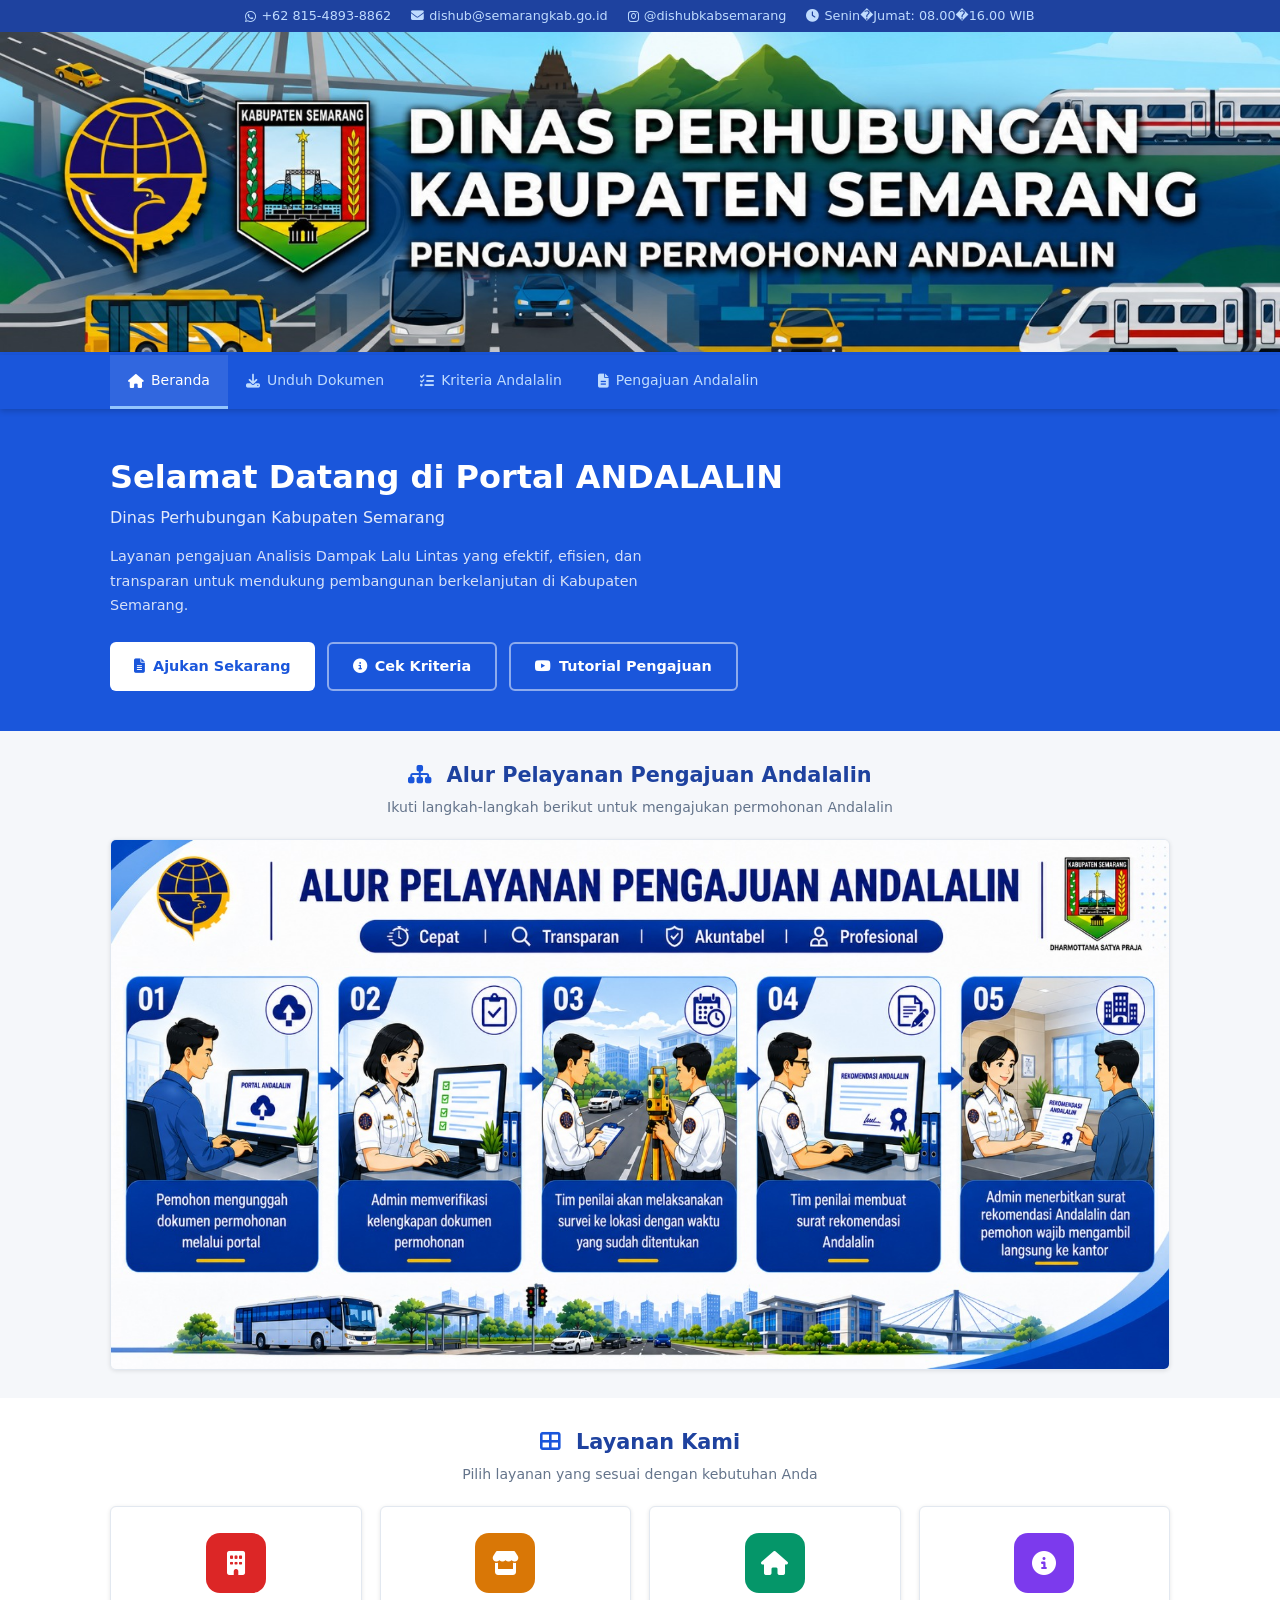
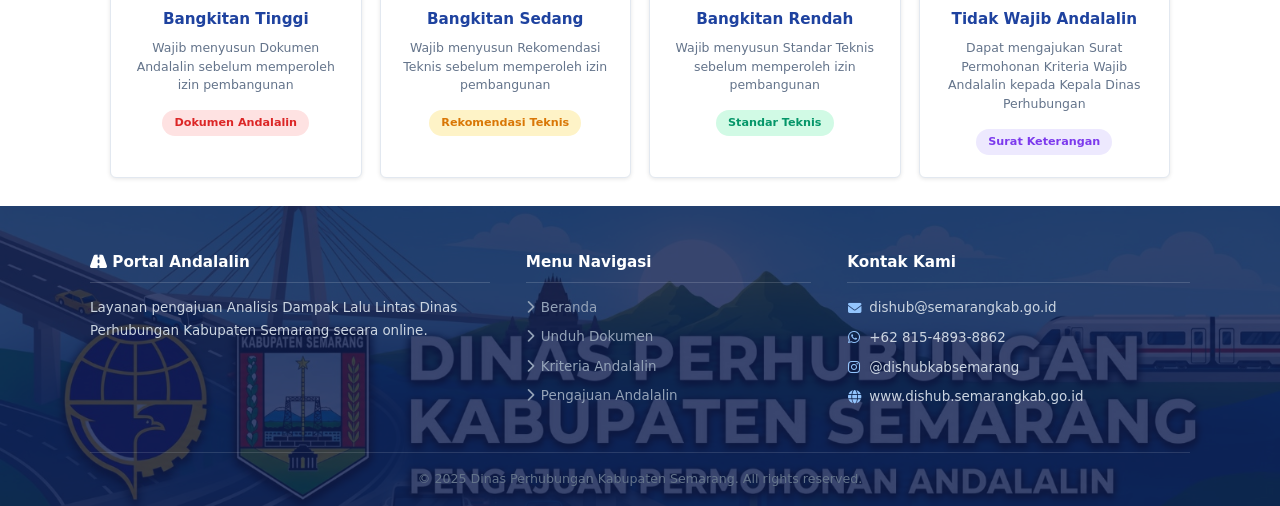
<file: index.html>
<!DOCTYPE html>
<html lang="id">
<head>
  <meta charset="UTF-8"/>
  <meta name="viewport" content="width=device-width,initial-scale=1.0"/>
  <title>Beranda - Portal Andalalin Dishub Kab. Semarang</title>
  <link rel="stylesheet" href="style.css"/>
  <link rel="stylesheet" href="https://cdnjs.cloudflare.com/ajax/libs/font-awesome/6.5.0/css/all.min.css"/>
</head>
<body>

<div class="topbar">
  <div class="container">
    <span><i class="fab fa-whatsapp"></i> +62 815-4893-8862</span>
    <span><i class="fas fa-envelope"></i> dishub@semarangkab.go.id</span>
    <span><i class="fab fa-instagram"></i> @dishubkabsemarang</span>
    <span><i class="fas fa-clock"></i> Senin�Jumat: 08.00�16.00 WIB</span>
  </div>
</div>

<header class="site-header"><div class="header-inner"><div class="header-logo"><img src="banner.jpeg" alt="Dinas Perhubungan Kabupaten Semarang" class="header-banner-img"/></div></div></header>

<nav class="navbar">
  <div class="container nav-inner">
    <button class="nav-toggle" onclick="toggleNav()"><i class="fas fa-bars"></i></button>
    <ul class="nav-menu" id="navMenu">
      <li><a href="index.html" class="active"><i class="fas fa-home"></i> Beranda</a></li>
      <li><a href="unduh.html"><i class="fas fa-download"></i> Unduh Dokumen</a></li>
      <li><a href="kriteria.html"><i class="fas fa-list-check"></i> Kriteria Andalalin</a></li>
      <li><a href="pengajuan.html"><i class="fas fa-file-alt"></i> Pengajuan Andalalin</a></li>
    </ul>
  </div>
</nav>

<main>
  <!-- HERO -->
  <div class="hero-banner">
    <div class="container hero-inner hero-inner-single">
      <div class="hero-content">
        <h1>Selamat Datang di Portal ANDALALIN</h1>
        <h2>Dinas Perhubungan Kabupaten Semarang</h2>
        <p>Layanan pengajuan Analisis Dampak Lalu Lintas yang efektif, efisien, dan transparan untuk mendukung pembangunan berkelanjutan di Kabupaten Semarang.</p>
        <div class="hero-buttons">
          <a href="pengajuan.html" class="btn-primary"><i class="fas fa-file-alt"></i> Ajukan Sekarang</a>
          <a href="kriteria.html" class="btn-outline"><i class="fas fa-info-circle"></i> Cek Kriteria</a>
          <a href="https://youtu.be/SEgp1U8QeCM" target="_blank" class="btn-outline"><i class="fab fa-youtube"></i> Tutorial Pengajuan</a>
        </div>
      </div>
    </div>
  </div>

  <!-- ALUR PELAYANAN -->
  <section class="section-wrap">
    <div class="container">
      <div class="section-header">
        <h2><i class="fas fa-sitemap"></i> Alur Pelayanan Pengajuan Andalalin</h2>
        <p>Ikuti langkah-langkah berikut untuk mengajukan permohonan Andalalin</p>
      </div>
      <div class="alur-img-wrap">
        <img src="alur andalalin.jpeg" alt="Alur Pelayanan Pengajuan Andalalin" class="alur-img"/>
      </div>
    </div>
  </section>

  <!-- LAYANAN -->
  <section class="section-wrap bg-light">
    <div class="container">
      <div class="section-header">
        <h2><i class="fas fa-th-large"></i> Layanan Kami</h2>
        <p>Pilih layanan yang sesuai dengan kebutuhan Anda</p>
      </div>
      <div class="layanan-grid">
        <a href="pengajuan.html?form=tinggi" class="layanan-card">
          <div class="layanan-icon icon-tinggi"><i class="fas fa-building"></i></div>
          <h3>Bangkitan Tinggi</h3>
          <p>Wajib menyusun Dokumen Andalalin sebelum memperoleh izin pembangunan</p>
          <span class="layanan-badge badge-tinggi">Dokumen Andalalin</span>
        </a>
        <a href="pengajuan.html?form=sedang" class="layanan-card">
          <div class="layanan-icon icon-sedang"><i class="fas fa-store"></i></div>
          <h3>Bangkitan Sedang</h3>
          <p>Wajib menyusun Rekomendasi Teknis sebelum memperoleh izin pembangunan</p>
          <span class="layanan-badge badge-sedang">Rekomendasi Teknis</span>
        </a>
        <a href="pengajuan.html?form=rendah" class="layanan-card">
          <div class="layanan-icon icon-rendah"><i class="fas fa-home"></i></div>
          <h3>Bangkitan Rendah</h3>
          <p>Wajib menyusun Standar Teknis sebelum memperoleh izin pembangunan</p>
          <span class="layanan-badge badge-rendah">Standar Teknis</span>
        </a>
        <a href="pengajuan.html?form=tidakwajib" class="layanan-card">
          <div class="layanan-icon icon-tidakwajib"><i class="fas fa-circle-info"></i></div>
          <h3>Tidak Wajib Andalalin</h3>
          <p>Dapat mengajukan Surat Permohonan Kriteria Wajib Andalalin kepada Kepala Dinas Perhubungan</p>
          <span class="layanan-badge badge-tidakwajib">Surat Keterangan</span>
        </a>
      </div>
    </div>
  </section>
</main>

<footer class="site-footer">
  <div class="footer-bg-img">
    <div class="container footer-inner">
      <div class="footer-col">
        <h4><i class="fas fa-road"></i> Portal Andalalin</h4>
        <p>Layanan pengajuan Analisis Dampak Lalu Lintas Dinas Perhubungan Kabupaten Semarang secara online.</p>
      </div>
      <div class="footer-col">
        <h4>Menu Navigasi</h4>
        <ul>
          <li><a href="index.html"><i class="fas fa-chevron-right"></i> Beranda</a></li>
          <li><a href="unduh.html"><i class="fas fa-chevron-right"></i> Unduh Dokumen</a></li>
          <li><a href="kriteria.html"><i class="fas fa-chevron-right"></i> Kriteria Andalalin</a></li>
          <li><a href="pengajuan.html"><i class="fas fa-chevron-right"></i> Pengajuan Andalalin</a></li>
        </ul>
      </div>
      <div class="footer-col">
        <h4>Kontak Kami</h4>
        <p><i class="fas fa-envelope"></i> dishub@semarangkab.go.id</p>
        <p><i class="fab fa-whatsapp"></i> +62 815-4893-8862</p>
        <p><i class="fab fa-instagram"></i> @dishubkabsemarang</p>
        <p><i class="fas fa-globe"></i> www.dishub.semarangkab.go.id</p>
      </div>
    </div>
    <div class="footer-bottom">
      <p>&copy; 2025 Dinas Perhubungan Kabupaten Semarang. All rights reserved.</p>
    </div>
  </div>
</footer>

<script src="script.js"></script>
</body>
</html>
</file>
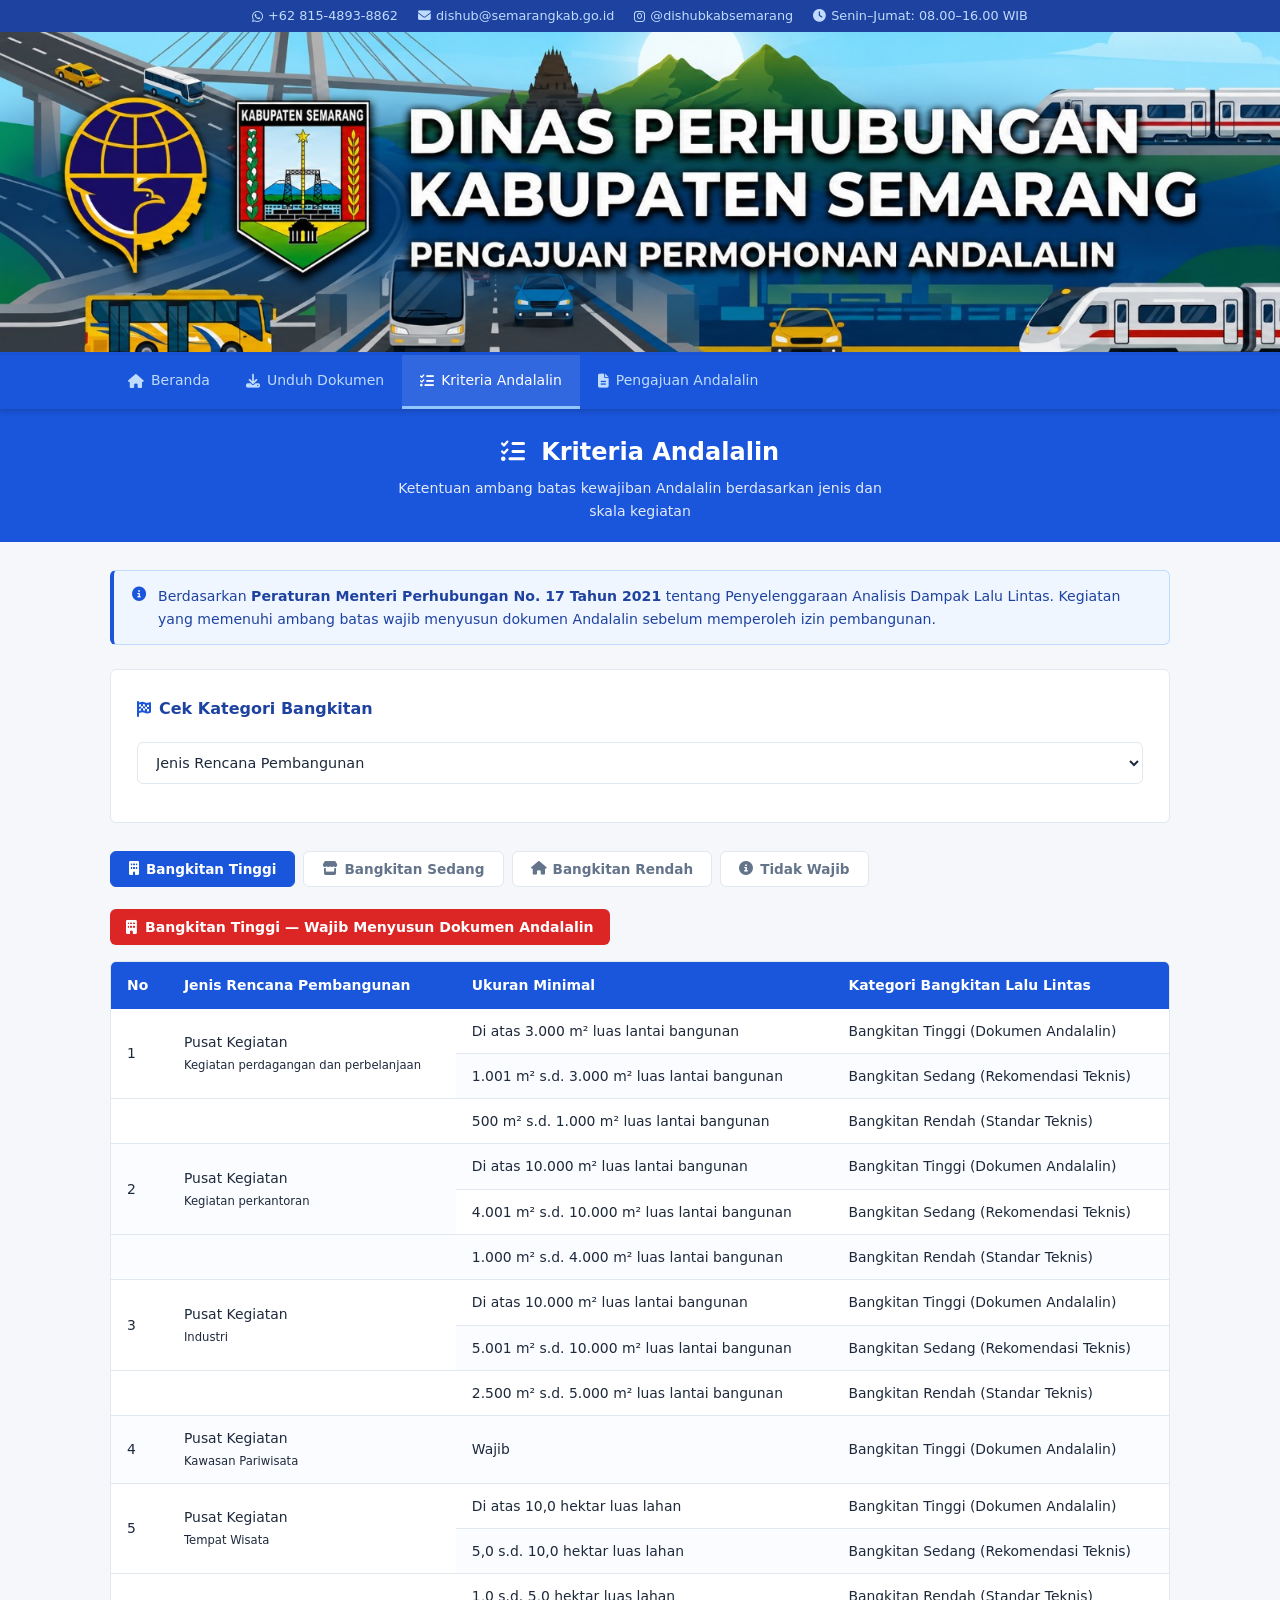
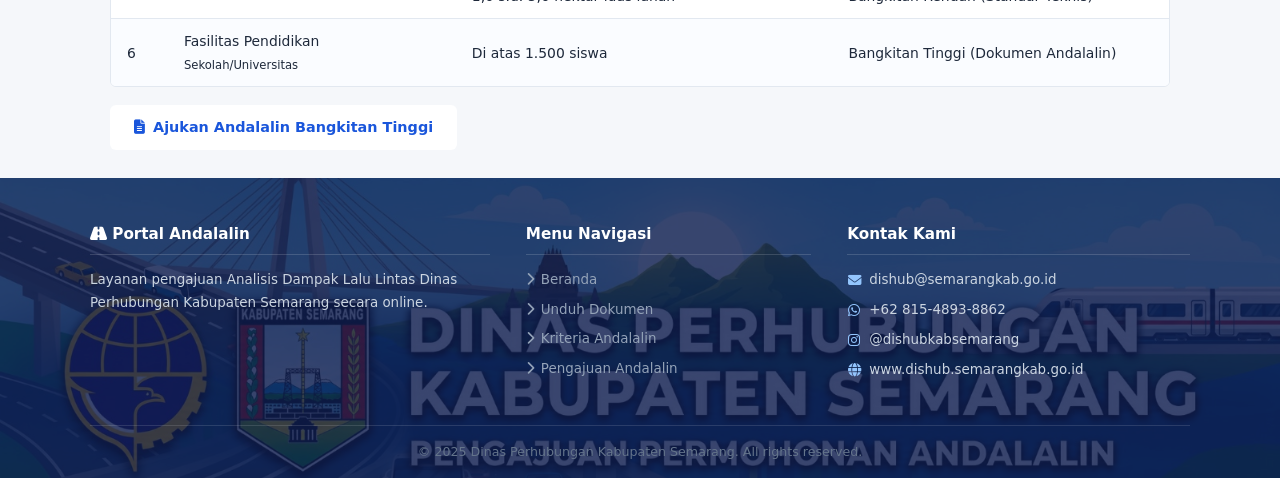
<file: kriteria.html>
<!DOCTYPE html>
<html lang="id">
<head>
  <meta charset="UTF-8"/>
  <meta name="viewport" content="width=device-width,initial-scale=1.0"/>
  <title>Kriteria Andalalin - Portal Andalalin Dishub Kab. Semarang</title>
  <link rel="stylesheet" href="style.css"/>
  <link rel="stylesheet" href="https://cdnjs.cloudflare.com/ajax/libs/font-awesome/6.5.0/css/all.min.css"/>
</head>
<body>

<div class="topbar">
  <div class="container">
    <span><i class="fab fa-whatsapp"></i> +62 815-4893-8862</span>
    <span><i class="fas fa-envelope"></i> dishub@semarangkab.go.id</span>
    <span><i class="fab fa-instagram"></i> @dishubkabsemarang</span>
    <span><i class="fas fa-clock"></i> Senin–Jumat: 08.00–16.00 WIB</span>
  </div>
</div>

<header class="site-header"><div class="header-inner"><div class="header-logo"><img src="banner.jpeg" alt="Dinas Perhubungan Kabupaten Semarang" class="header-banner-img"/></div></div></header>

<nav class="navbar">
  <div class="container nav-inner">
    <button class="nav-toggle" onclick="toggleNav()"><i class="fas fa-bars"></i></button>
    <ul class="nav-menu" id="navMenu">
      <li><a href="index.html"><i class="fas fa-home"></i> Beranda</a></li>
      <li><a href="unduh.html"><i class="fas fa-download"></i> Unduh Dokumen</a></li>
      <li><a href="kriteria.html" class="active"><i class="fas fa-list-check"></i> Kriteria Andalalin</a></li>
      <li><a href="pengajuan.html"><i class="fas fa-file-alt"></i> Pengajuan Andalalin</a></li>
    </ul>
  </div>
</nav>

<main>
  <div class="page-hero">
    <div class="container">
      <h1><i class="fas fa-list-check"></i> Kriteria Andalalin</h1>
      <p>Ketentuan ambang batas kewajiban Andalalin berdasarkan jenis dan skala kegiatan</p>
    </div>
  </div>

  <section class="section-wrap">
    <div class="container">

      <div class="kriteria-info-box">
        <i class="fas fa-circle-info"></i>
        <p>Berdasarkan <strong>Peraturan Menteri Perhubungan No. 17 Tahun 2021</strong> tentang Penyelenggaraan Analisis Dampak Lalu Lintas. Kegiatan yang memenuhi ambang batas wajib menyusun dokumen Andalalin sebelum memperoleh izin pembangunan.</p>
      </div>

      <!-- CEK KATEGORI BANGKITAN - BOYOLALI STYLE (3 dropdown) -->
      <div class="simulasi-wrap">
        <h3><i class="fas fa-flag-checkered"></i> Cek Kategori Bangkitan</h3>

        <!-- Dropdown 1: Kategori Utama -->
        <div class="sim-row">
          <div class="simulasi-group">
            <select id="sim-kat1" onchange="onKat1Change()">
              <option value="">Jenis Rencana Pembangunan</option>
              <option value="pusat_kegiatan">Pusat Kegiatan</option>
              <option value="permukiman">Permukiman</option>
              <option value="infrastruktur">Infrastruktur</option>
              <option value="pendidikan">Fasilitas Pendidikan</option>
            </select>
          </div>
        </div>

        <!-- Dropdown 2: Sub-jenis (muncul setelah pilih kategori) -->
        <div class="sim-row" id="sim-row2" style="display:none;">
          <div class="simulasi-group">
            <select id="sim-kat2" onchange="onKat2Change()">
              <option value="">Jenis Rencana Pembangunan</option>
            </select>
          </div>
        </div>

        <!-- Dropdown 3: Ukuran Minimal (muncul setelah pilih sub-jenis) -->
        <div class="sim-row" id="sim-row3" style="display:none;">
          <div class="simulasi-group">
            <select id="sim-ukuran-select" onchange="onUkuranChange()">
              <option value="">Ukuran Minimal</option>
            </select>
          </div>
        </div>

        <!-- Tabel Hasil -->
        <div id="sim-tabel-result" class="sim-tabel-result" style="display:none;">
          <div class="sim-tabel-header">KATEGORI BANGKITAN</div>
          <table class="sim-tabel">
            <tr>
              <th>JENIS RENCANA PEMBANGUNAN</th>
              <td id="tbl-jenis">-</td>
            </tr>
            <tr>
              <th>UKURAN MINIMAL</th>
              <td id="tbl-ukuran">-</td>
            </tr>
            <tr>
              <th>KATEGORI BANGKITAN</th>
              <td id="tbl-kategori">-</td>
            </tr>
          </table>
        </div>
      </div>

      <!-- TABEL KRITERIA LENGKAP -->
      <div class="kriteria-tabs">
        <button class="ktab active" onclick="switchKriteria(this,'ktinggi')"><i class="fas fa-building"></i> Bangkitan Tinggi</button>
        <button class="ktab" onclick="switchKriteria(this,'ksedang')"><i class="fas fa-store"></i> Bangkitan Sedang</button>
        <button class="ktab" onclick="switchKriteria(this,'krendah')"><i class="fas fa-home"></i> Bangkitan Rendah</button>
        <button class="ktab" onclick="switchKriteria(this,'ktidakwajib')"><i class="fas fa-circle-info"></i> Tidak Wajib</button>
      </div>

      <div id="ktinggi" class="kriteria-panel active">
        <div class="panel-badge badge-tinggi"><i class="fas fa-building"></i> Bangkitan Tinggi — Wajib Menyusun Dokumen Andalalin</div>
        <div class="table-wrap">
          <table class="kriteria-table">
            <thead>
              <tr><th>No</th><th>Jenis Rencana Pembangunan</th><th>Ukuran Minimal</th><th>Kategori Bangkitan Lalu Lintas</th></tr>
            </thead>
            <tbody>
              <tr><td rowspan="2">1</td><td rowspan="2">Pusat Kegiatan<br><small>Kegiatan perdagangan dan perbelanjaan</small></td><td>Di atas 3.000 m² luas lantai bangunan</td><td>Bangkitan Tinggi (Dokumen Andalalin)</td></tr>
              <tr><td>1.001 m² s.d. 3.000 m² luas lantai bangunan</td><td>Bangkitan Sedang (Rekomendasi Teknis)</td></tr>
              <tr><td></td><td></td><td>500 m² s.d. 1.000 m² luas lantai bangunan</td><td>Bangkitan Rendah (Standar Teknis)</td></tr>
              <tr><td rowspan="2">2</td><td rowspan="2">Pusat Kegiatan<br><small>Kegiatan perkantoran</small></td><td>Di atas 10.000 m² luas lantai bangunan</td><td>Bangkitan Tinggi (Dokumen Andalalin)</td></tr>
              <tr><td>4.001 m² s.d. 10.000 m² luas lantai bangunan</td><td>Bangkitan Sedang (Rekomendasi Teknis)</td></tr>
              <tr><td></td><td></td><td>1.000 m² s.d. 4.000 m² luas lantai bangunan</td><td>Bangkitan Rendah (Standar Teknis)</td></tr>
              <tr><td rowspan="2">3</td><td rowspan="2">Pusat Kegiatan<br><small>Industri</small></td><td>Di atas 10.000 m² luas lantai bangunan</td><td>Bangkitan Tinggi (Dokumen Andalalin)</td></tr>
              <tr><td>5.001 m² s.d. 10.000 m² luas lantai bangunan</td><td>Bangkitan Sedang (Rekomendasi Teknis)</td></tr>
              <tr><td></td><td></td><td>2.500 m² s.d. 5.000 m² luas lantai bangunan</td><td>Bangkitan Rendah (Standar Teknis)</td></tr>
              <tr><td>4</td><td>Pusat Kegiatan<br><small>Kawasan Pariwisata</small></td><td>Wajib</td><td>Bangkitan Tinggi (Dokumen Andalalin)</td></tr>
              <tr><td rowspan="2">5</td><td rowspan="2">Pusat Kegiatan<br><small>Tempat Wisata</small></td><td>Di atas 10,0 hektar luas lahan</td><td>Bangkitan Tinggi (Dokumen Andalalin)</td></tr>
              <tr><td>5,0 s.d. 10,0 hektar luas lahan</td><td>Bangkitan Sedang (Rekomendasi Teknis)</td></tr>
              <tr><td></td><td></td><td>1,0 s.d. 5,0 hektar luas lahan</td><td>Bangkitan Rendah (Standar Teknis)</td></tr>
              <tr><td>6</td><td>Fasilitas Pendidikan<br><small>Sekolah/Universitas</small></td><td>Di atas 1.500 siswa</td><td>Bangkitan Tinggi (Dokumen Andalalin)</td></tr>
            </tbody>
          </table>
        </div>
        <div class="kriteria-cta">
          <a href="pengajuan.html?form=tinggi" class="btn-primary"><i class="fas fa-file-alt"></i> Ajukan Andalalin Bangkitan Tinggi</a>
        </div>
      </div>

      <div id="ksedang" class="kriteria-panel">
        <div class="panel-badge badge-sedang"><i class="fas fa-store"></i> Bangkitan Sedang — Wajib Menyusun Rekomendasi Teknis</div>
        <div class="table-wrap">
          <table class="kriteria-table">
            <thead>
              <tr><th>No</th><th>Jenis Rencana Pembangunan</th><th>Ukuran Minimal</th><th>Kategori Bangkitan Lalu Lintas</th></tr>
            </thead>
            <tbody>
              <tr><td>1</td><td>Pusat Kegiatan<br><small>Kegiatan perdagangan dan perbelanjaan</small></td><td>1.001 m² s.d. 3.000 m² luas lantai bangunan</td><td>Bangkitan Sedang (Rekomendasi Teknis)</td></tr>
              <tr><td>2</td><td>Pusat Kegiatan<br><small>Kegiatan perkantoran</small></td><td>4.001 m² s.d. 10.000 m² luas lantai bangunan</td><td>Bangkitan Sedang (Rekomendasi Teknis)</td></tr>
              <tr><td>3</td><td>Pusat Kegiatan<br><small>Industri</small></td><td>5.001 m² s.d. 10.000 m² luas lantai bangunan</td><td>Bangkitan Sedang (Rekomendasi Teknis)</td></tr>
              <tr><td>4</td><td>Pusat Kegiatan<br><small>Pergudangan</small></td><td>170.001 m² s.d. 500.000 m² luas lantai bangunan</td><td>Bangkitan Sedang (Rekomendasi Teknis)</td></tr>
              <tr><td>5</td><td>Pusat Kegiatan<br><small>Tempat Wisata</small></td><td>5,0 s.d. 10,0 hektar luas lahan</td><td>Bangkitan Sedang (Rekomendasi Teknis)</td></tr>
              <tr><td>6</td><td>Fasilitas Pendidikan<br><small>Sekolah/Universitas</small></td><td>500 s.d. 1.500 siswa</td><td>Bangkitan Sedang (Rekomendasi Teknis)</td></tr>
            </tbody>
          </table>
        </div>
        <div class="kriteria-cta">
          <a href="pengajuan.html?form=sedang" class="btn-primary"><i class="fas fa-file-alt"></i> Ajukan Andalalin Bangkitan Sedang</a>
        </div>
      </div>

      <div id="krendah" class="kriteria-panel">
        <div class="panel-badge badge-rendah"><i class="fas fa-home"></i> Bangkitan Rendah — Wajib Menyusun Standar Teknis</div>
        <div class="table-wrap">
          <table class="kriteria-table">
            <thead>
              <tr><th>No</th><th>Jenis Rencana Pembangunan</th><th>Ukuran Minimal</th><th>Kategori Bangkitan Lalu Lintas</th></tr>
            </thead>
            <tbody>
              <tr><td>1</td><td>Pusat Kegiatan<br><small>Kegiatan perdagangan dan perbelanjaan</small></td><td>500 m² s.d. 1.000 m² luas lantai bangunan</td><td>Bangkitan Rendah (Standar Teknis)</td></tr>
              <tr><td>2</td><td>Pusat Kegiatan<br><small>Kegiatan perkantoran</small></td><td>1.000 m² s.d. 4.000 m² luas lantai bangunan</td><td>Bangkitan Rendah (Standar Teknis)</td></tr>
              <tr><td>3</td><td>Pusat Kegiatan<br><small>Industri</small></td><td>2.500 m² s.d. 5.000 m² luas lantai bangunan</td><td>Bangkitan Rendah (Standar Teknis)</td></tr>
              <tr><td>4</td><td>Pusat Kegiatan<br><small>Pergudangan</small></td><td>40.000 m² s.d. 170.000 m² luas lantai bangunan</td><td>Bangkitan Rendah (Standar Teknis)</td></tr>
              <tr><td>5</td><td>Pusat Kegiatan<br><small>Tempat Wisata</small></td><td>1,0 s.d. 5,0 hektar luas lahan</td><td>Bangkitan Rendah (Standar Teknis)</td></tr>
              <tr><td>6</td><td>Fasilitas Pendidikan<br><small>Sekolah/Universitas</small></td><td>100 s.d. 500 siswa</td><td>Bangkitan Rendah (Standar Teknis)</td></tr>
            </tbody>
          </table>
        </div>
        <div class="kriteria-cta">
          <a href="pengajuan.html?form=rendah" class="btn-primary"><i class="fas fa-file-alt"></i> Ajukan Andalalin Bangkitan Rendah</a>
        </div>
      </div>

      <div id="ktidakwajib" class="kriteria-panel">
        <div class="panel-badge badge-tidakwajib"><i class="fas fa-circle-info"></i> Tidak Wajib Andalalin</div>
        <div class="table-wrap">
          <table class="kriteria-table">
            <thead>
              <tr><th>No</th><th>Jenis Rencana Pembangunan</th><th>Skala</th><th>Keterangan</th></tr>
            </thead>
            <tbody>
              <tr><td>1</td><td>Kegiatan perdagangan dan perbelanjaan</td><td>&lt; 500 m² luas lantai bangunan</td><td>Dapat mengajukan Surat Permohonan Kriteria Wajib Andalalin</td></tr>
              <tr><td>2</td><td>Kegiatan perkantoran</td><td>&lt; 1.000 m² luas lantai bangunan</td><td>Dapat mengajukan Surat Permohonan Kriteria Wajib Andalalin</td></tr>
              <tr><td>3</td><td>Industri / Pergudangan</td><td>&lt; 2.500 m² luas lantai bangunan</td><td>Dapat mengajukan Surat Permohonan Kriteria Wajib Andalalin</td></tr>
              <tr><td>4</td><td>Tempat Wisata</td><td>&lt; 1,0 hektar luas lahan</td><td>Dapat mengajukan Surat Permohonan Kriteria Wajib Andalalin</td></tr>
              <tr><td>5</td><td>Sekolah / Universitas</td><td>&lt; 100 siswa</td><td>Dapat mengajukan Surat Permohonan Kriteria Wajib Andalalin</td></tr>
            </tbody>
          </table>
        </div>
        <div class="tidakwajib-note">
          <i class="fas fa-lightbulb"></i>
          <p>Kegiatan yang tidak wajib Andalalin tetap dapat mengajukan <strong>Surat Permohonan Kriteria Wajib Andalalin</strong> yang ditujukan kepada Kepala Dinas Perhubungan Kabupaten Semarang. Untuk draft dan persyaratan dapat mengunduh di menu <a href="unduh.html" style="color:inherit;font-weight:700;text-decoration:underline;">Unduh Dokumen</a>.</p>
        </div>
        <div class="kriteria-cta">
          <a href="pengajuan.html?form=tidakwajib" class="btn-primary"><i class="fas fa-file-alt"></i> Ajukan Surat Keterangan</a>
        </div>
      </div>

    </div>
  </section>
</main>

<footer class="site-footer">
  <div class="footer-bg-img">
    <div class="container footer-inner">
      <div class="footer-col">
        <h4><i class="fas fa-road"></i> Portal Andalalin</h4>
        <p>Layanan pengajuan Analisis Dampak Lalu Lintas Dinas Perhubungan Kabupaten Semarang secara online.</p>
      </div>
      <div class="footer-col">
        <h4>Menu Navigasi</h4>
        <ul>
          <li><a href="index.html"><i class="fas fa-chevron-right"></i> Beranda</a></li>
          <li><a href="unduh.html"><i class="fas fa-chevron-right"></i> Unduh Dokumen</a></li>
          <li><a href="kriteria.html"><i class="fas fa-chevron-right"></i> Kriteria Andalalin</a></li>
          <li><a href="pengajuan.html"><i class="fas fa-chevron-right"></i> Pengajuan Andalalin</a></li>
        </ul>
      </div>
      <div class="footer-col">
        <h4>Kontak Kami</h4>
        <p><i class="fas fa-envelope"></i> dishub@semarangkab.go.id</p>
        <p><i class="fab fa-whatsapp"></i> +62 815-4893-8862</p>
        <p><i class="fab fa-instagram"></i> @dishubkabsemarang</p>
        <p><i class="fas fa-globe"></i> www.dishub.semarangkab.go.id</p>
      </div>
    </div>
    <div class="footer-bottom">
      <p>&copy; 2025 Dinas Perhubungan Kabupaten Semarang. All rights reserved.</p>
    </div>
  </div>
</footer>

<script src="script.js"></script>
</body>
</html>
</file>
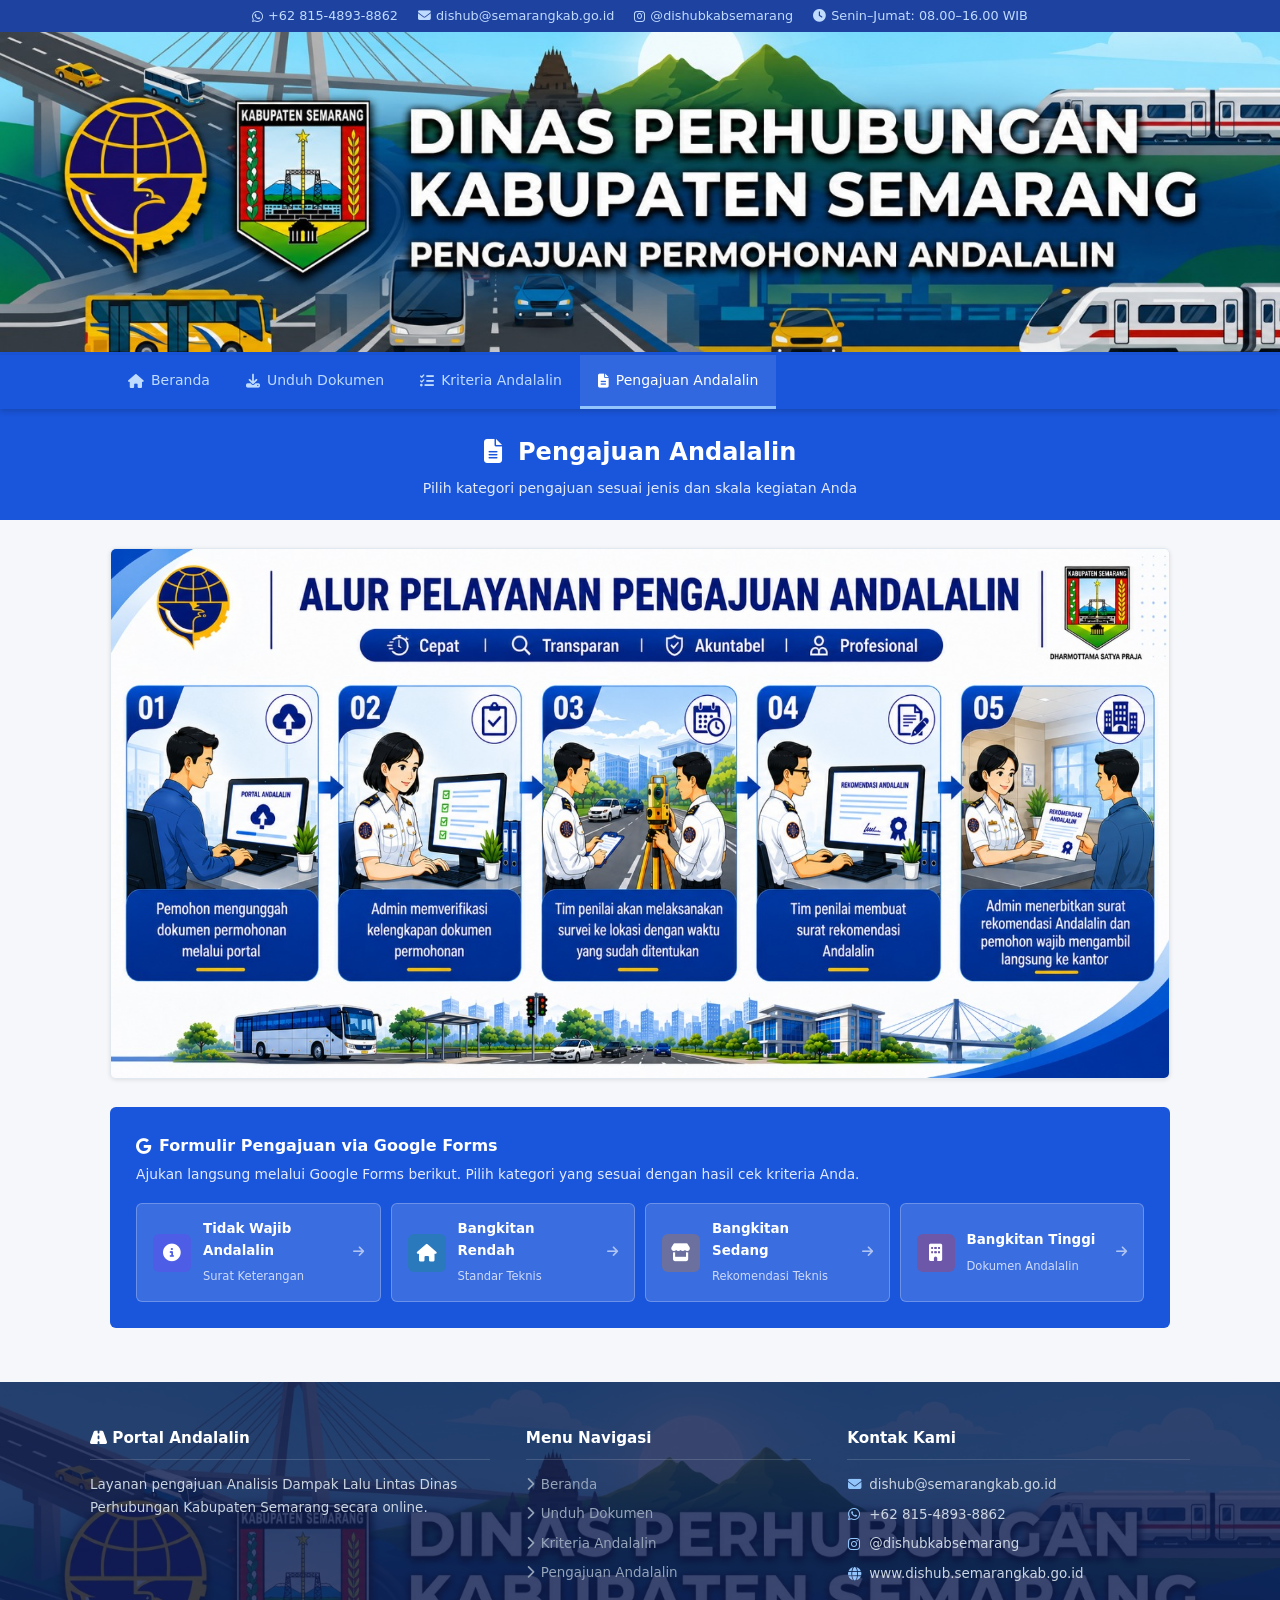
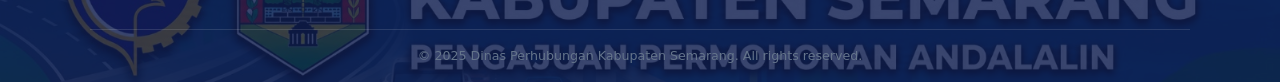
<file: pengajuan.html>
<!DOCTYPE html>
<html lang="id">
<head>
  <meta charset="UTF-8"/>
  <meta name="viewport" content="width=device-width,initial-scale=1.0"/>
  <title>Pengajuan Andalalin - Dishub Kab. Semarang</title>
  <link rel="stylesheet" href="style.css"/>
  <link rel="stylesheet" href="https://cdnjs.cloudflare.com/ajax/libs/font-awesome/6.5.0/css/all.min.css"/>
</head>
<body>

<div class="topbar">
  <div class="container">
    <span><i class="fab fa-whatsapp"></i> +62 815-4893-8862</span>
    <span><i class="fas fa-envelope"></i> dishub@semarangkab.go.id</span>
    <span><i class="fab fa-instagram"></i> @dishubkabsemarang</span>
    <span><i class="fas fa-clock"></i> Senin–Jumat: 08.00–16.00 WIB</span>
  </div>
</div>

<header class="site-header"><div class="header-inner"><div class="header-logo"><img src="banner.jpeg" alt="Dinas Perhubungan Kabupaten Semarang" class="header-banner-img"/></div></div></header>

<nav class="navbar">
  <div class="container nav-inner">
    <button class="nav-toggle" onclick="toggleNav()"><i class="fas fa-bars"></i></button>
    <ul class="nav-menu" id="navMenu">
      <li><a href="index.html"><i class="fas fa-home"></i> Beranda</a></li>
      <li><a href="unduh.html"><i class="fas fa-download"></i> Unduh Dokumen</a></li>
      <li><a href="kriteria.html"><i class="fas fa-list-check"></i> Kriteria Andalalin</a></li>
      <li><a href="pengajuan.html" class="active"><i class="fas fa-file-alt"></i> Pengajuan Andalalin</a></li>
    </ul>
  </div>
</nav>

<main>
  <div class="page-hero">
    <div class="container">
      <h1><i class="fas fa-file-alt"></i> Pengajuan Andalalin</h1>
      <p>Pilih kategori pengajuan sesuai jenis dan skala kegiatan Anda</p>
    </div>
  </div>

  <section class="section-wrap">
    <div class="container">

      <!-- ALUR PELAYANAN -->
      <div class="alur-img-wrap" style="margin-bottom:28px;">
        <img src="alur andalalin.jpeg" alt="Alur Pelayanan Pengajuan Andalalin" class="alur-img"/>
      </div>

      <!-- LINK GOOGLE FORMS -->
      <div class="pengajuan-links">
        <h3><i class="fab fa-google"></i> Formulir Pengajuan via Google Forms</h3>
        <p>Ajukan langsung melalui Google Forms berikut. Pilih kategori yang sesuai dengan hasil cek kriteria Anda.</p>
        <div class="gform-grid">
          <a href="https://forms.gle/auFGN3j7fLzXFLAq8" target="_blank" class="gform-card">
            <div class="gform-card-icon" style="background:rgba(124,58,237,.3);"><i class="fas fa-circle-info"></i></div>
            <div class="gform-card-text"><strong>Tidak Wajib Andalalin</strong><span>Surat Keterangan</span></div>
            <i class="fas fa-arrow-right gform-card-arrow"></i>
          </a>
          <a href="https://forms.gle/JbmsUfnGykwioJqx5" target="_blank" class="gform-card">
            <div class="gform-card-icon" style="background:rgba(5,150,105,.3);"><i class="fas fa-home"></i></div>
            <div class="gform-card-text"><strong>Bangkitan Rendah</strong><span>Standar Teknis</span></div>
            <i class="fas fa-arrow-right gform-card-arrow"></i>
          </a>
          <a href="https://forms.gle/3qqe38qCsqhMbhhW7" target="_blank" class="gform-card">
            <div class="gform-card-icon" style="background:rgba(217,119,6,.3);"><i class="fas fa-store"></i></div>
            <div class="gform-card-text"><strong>Bangkitan Sedang</strong><span>Rekomendasi Teknis</span></div>
            <i class="fas fa-arrow-right gform-card-arrow"></i>
          </a>
          <a href="https://forms.gle/dCrBg6v6KddAtRvJ7" target="_blank" class="gform-card">
            <div class="gform-card-icon" style="background:rgba(220,38,38,.3);"><i class="fas fa-building"></i></div>
            <div class="gform-card-text"><strong>Bangkitan Tinggi</strong><span>Dokumen Andalalin</span></div>
            <i class="fas fa-arrow-right gform-card-arrow"></i>
          </a>
        </div>
      </div>

    </div>
  </section>
</main>

<footer class="site-footer">
  <div class="footer-bg-img">
    <div class="container footer-inner">
      <div class="footer-col">
        <h4><i class="fas fa-road"></i> Portal Andalalin</h4>
        <p>Layanan pengajuan Analisis Dampak Lalu Lintas Dinas Perhubungan Kabupaten Semarang secara online.</p>
      </div>
      <div class="footer-col">
        <h4>Menu Navigasi</h4>
        <ul>
          <li><a href="index.html"><i class="fas fa-chevron-right"></i> Beranda</a></li>
          <li><a href="unduh.html"><i class="fas fa-chevron-right"></i> Unduh Dokumen</a></li>
          <li><a href="kriteria.html"><i class="fas fa-chevron-right"></i> Kriteria Andalalin</a></li>
          <li><a href="pengajuan.html"><i class="fas fa-chevron-right"></i> Pengajuan Andalalin</a></li>
        </ul>
      </div>
      <div class="footer-col">
        <h4>Kontak Kami</h4>
        <p><i class="fas fa-envelope"></i> dishub@semarangkab.go.id</p>
        <p><i class="fab fa-whatsapp"></i> +62 815-4893-8862</p>
        <p><i class="fab fa-instagram"></i> @dishubkabsemarang</p>
        <p><i class="fas fa-globe"></i> www.dishub.semarangkab.go.id</p>
      </div>
    </div>
    <div class="footer-bottom">
      <p>&copy; 2025 Dinas Perhubungan Kabupaten Semarang. All rights reserved.</p>
    </div>
  </div>
</footer>

<script src="script.js"></script>
</body>
</html>
</file>
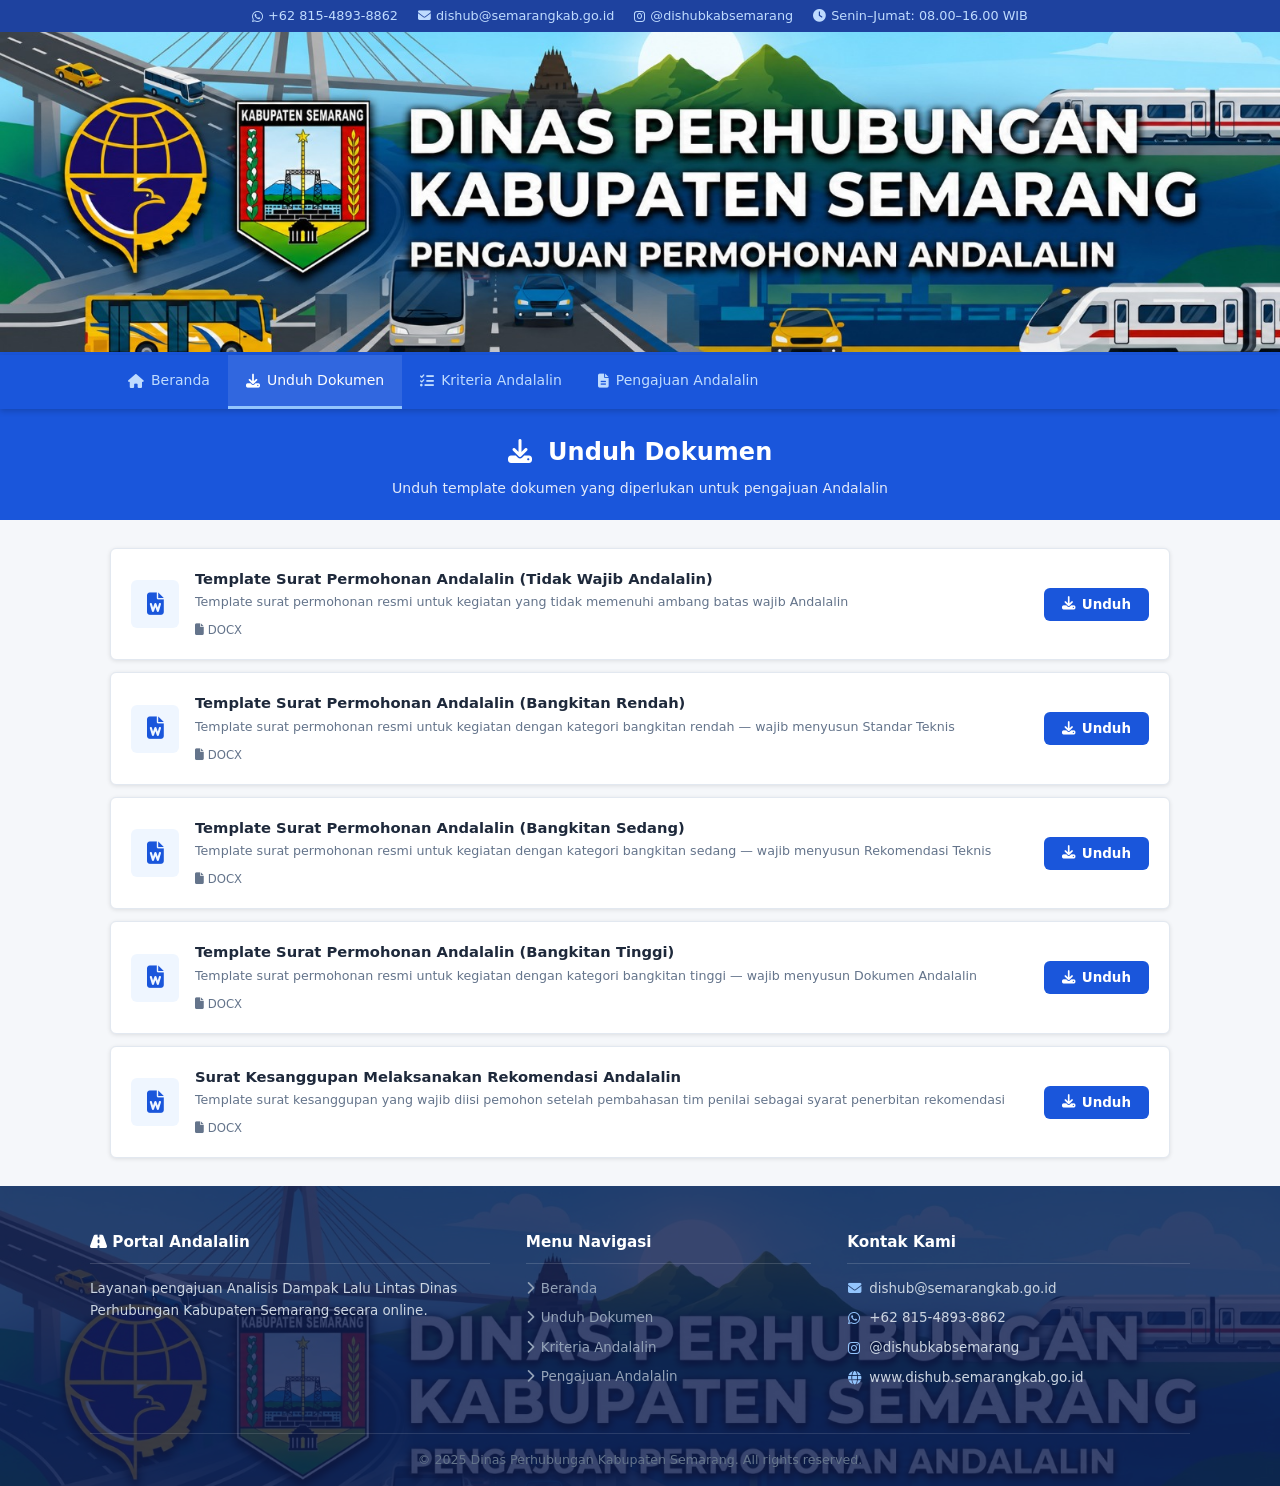
<file: unduh.html>
<!DOCTYPE html>
<html lang="id">
<head>
  <meta charset="UTF-8"/>
  <meta name="viewport" content="width=device-width,initial-scale=1.0"/>
  <title>Unduh Dokumen - Portal Andalalin Dishub Kab. Semarang</title>
  <link rel="stylesheet" href="style.css"/>
  <link rel="stylesheet" href="https://cdnjs.cloudflare.com/ajax/libs/font-awesome/6.5.0/css/all.min.css"/>
</head>
<body>

<div class="topbar">
  <div class="container">
    <span><i class="fab fa-whatsapp"></i> +62 815-4893-8862</span>
    <span><i class="fas fa-envelope"></i> dishub@semarangkab.go.id</span>
    <span><i class="fab fa-instagram"></i> @dishubkabsemarang</span>
    <span><i class="fas fa-clock"></i> Senin–Jumat: 08.00–16.00 WIB</span>
  </div>
</div>

<header class="site-header"><div class="header-inner"><div class="header-logo"><img src="banner.jpeg" alt="Dinas Perhubungan Kabupaten Semarang" class="header-banner-img"/></div></div></header>

<nav class="navbar">
  <div class="container nav-inner">
    <button class="nav-toggle" onclick="toggleNav()"><i class="fas fa-bars"></i></button>
    <ul class="nav-menu" id="navMenu">
      <li><a href="index.html"><i class="fas fa-home"></i> Beranda</a></li>
      <li><a href="unduh.html" class="active"><i class="fas fa-download"></i> Unduh Dokumen</a></li>
      <li><a href="kriteria.html"><i class="fas fa-list-check"></i> Kriteria Andalalin</a></li>
      <li><a href="pengajuan.html"><i class="fas fa-file-alt"></i> Pengajuan Andalalin</a></li>
    </ul>
  </div>
</nav>

<main>
  <div class="page-hero">
    <div class="container">
      <h1><i class="fas fa-download"></i> Unduh Dokumen</h1>
      <p>Unduh template dokumen yang diperlukan untuk pengajuan Andalalin</p>
    </div>
  </div>

  <section class="section-wrap">
    <div class="container">
      <div class="unduh-list">

        <div class="unduh-card">
          <div class="unduh-icon icon-word"><i class="fas fa-file-word"></i></div>
          <div class="unduh-info">
            <h4>Template Surat Permohonan Andalalin (Tidak Wajib Andalalin)</h4>
            <p>Template surat permohonan resmi untuk kegiatan yang tidak memenuhi ambang batas wajib Andalalin</p>
            <span class="unduh-meta"><i class="fas fa-file"></i> DOCX</span>
          </div>
          <button class="btn-unduh" onclick="alertUnduh()"><i class="fas fa-download"></i> Unduh</button>
        </div>

        <div class="unduh-card">
          <div class="unduh-icon icon-word"><i class="fas fa-file-word"></i></div>
          <div class="unduh-info">
            <h4>Template Surat Permohonan Andalalin (Bangkitan Rendah)</h4>
            <p>Template surat permohonan resmi untuk kegiatan dengan kategori bangkitan rendah — wajib menyusun Standar Teknis</p>
            <span class="unduh-meta"><i class="fas fa-file"></i> DOCX</span>
          </div>
          <button class="btn-unduh" onclick="alertUnduh()"><i class="fas fa-download"></i> Unduh</button>
        </div>

        <div class="unduh-card">
          <div class="unduh-icon icon-word"><i class="fas fa-file-word"></i></div>
          <div class="unduh-info">
            <h4>Template Surat Permohonan Andalalin (Bangkitan Sedang)</h4>
            <p>Template surat permohonan resmi untuk kegiatan dengan kategori bangkitan sedang — wajib menyusun Rekomendasi Teknis</p>
            <span class="unduh-meta"><i class="fas fa-file"></i> DOCX</span>
          </div>
          <button class="btn-unduh" onclick="alertUnduh()"><i class="fas fa-download"></i> Unduh</button>
        </div>

        <div class="unduh-card">
          <div class="unduh-icon icon-word"><i class="fas fa-file-word"></i></div>
          <div class="unduh-info">
            <h4>Template Surat Permohonan Andalalin (Bangkitan Tinggi)</h4>
            <p>Template surat permohonan resmi untuk kegiatan dengan kategori bangkitan tinggi — wajib menyusun Dokumen Andalalin</p>
            <span class="unduh-meta"><i class="fas fa-file"></i> DOCX</span>
          </div>
          <button class="btn-unduh" onclick="alertUnduh()"><i class="fas fa-download"></i> Unduh</button>
        </div>

        <div class="unduh-card">
          <div class="unduh-icon icon-word"><i class="fas fa-file-word"></i></div>
          <div class="unduh-info">
            <h4>Surat Kesanggupan Melaksanakan Rekomendasi Andalalin</h4>
            <p>Template surat kesanggupan yang wajib diisi pemohon setelah pembahasan tim penilai sebagai syarat penerbitan rekomendasi</p>
            <span class="unduh-meta"><i class="fas fa-file"></i> DOCX</span>
          </div>
          <button class="btn-unduh" onclick="alertUnduh()"><i class="fas fa-download"></i> Unduh</button>
        </div>

      </div>
    </div>
  </section>
</main>

<footer class="site-footer">
  <div class="footer-bg-img">
    <div class="container footer-inner">
      <div class="footer-col">
        <h4><i class="fas fa-road"></i> Portal Andalalin</h4>
        <p>Layanan pengajuan Analisis Dampak Lalu Lintas Dinas Perhubungan Kabupaten Semarang secara online.</p>
      </div>
      <div class="footer-col">
        <h4>Menu Navigasi</h4>
        <ul>
          <li><a href="index.html"><i class="fas fa-chevron-right"></i> Beranda</a></li>
          <li><a href="unduh.html"><i class="fas fa-chevron-right"></i> Unduh Dokumen</a></li>
          <li><a href="kriteria.html"><i class="fas fa-chevron-right"></i> Kriteria Andalalin</a></li>
          <li><a href="pengajuan.html"><i class="fas fa-chevron-right"></i> Pengajuan Andalalin</a></li>
        </ul>
      </div>
      <div class="footer-col">
        <h4>Kontak Kami</h4>
        <p><i class="fas fa-envelope"></i> dishub@semarangkab.go.id</p>
        <p><i class="fab fa-whatsapp"></i> +62 815-4893-8862</p>
        <p><i class="fab fa-instagram"></i> @dishubkabsemarang</p>
        <p><i class="fas fa-globe"></i> www.dishub.semarangkab.go.id</p>
      </div>
    </div>
    <div class="footer-bottom">
      <p>&copy; 2025 Dinas Perhubungan Kabupaten Semarang. All rights reserved.</p>
    </div>
  </div>
</footer>

<script src="script.js"></script>
</body>
</html>
</file>
<file: style.css>
/* Portal Andalalin - Simple Clean Style */
:root {
  --blue: #1a56db;
  --blue-dark: #1e429f;
  --blue-light: #eff6ff;
  --blue-border: #bfdbfe;
  --white: #fff;
  --gray-dark: #1e293b;
  --gray-mid: #64748b;
  --gray-light: #f1f5f9;
  --gray-border: #e2e8f0;
  --red: #dc2626;
  --orange: #d97706;
  --green: #059669;
  --purple: #7c3aed;
  --shadow: 0 1px 4px rgba(0,0,0,.1);
  --radius: 6px;
}

*, *::before, *::after { box-sizing: border-box; margin: 0; padding: 0; }
html { scroll-behavior: smooth; }
body { font-family: "Segoe UI", system-ui, sans-serif; background: #f5f7fa; color: var(--gray-dark); line-height: 1.6; font-size: 15px; }
a { text-decoration: none; color: inherit; }
ul { list-style: none; }
img { max-width: 100%; display: block; }
button { font-family: inherit; cursor: pointer; }
.container { max-width: 1100px; margin: 0 auto; padding: 0 20px; }

/* ===== TOPBAR ===== */
.topbar { background: var(--blue-dark); color: #bfdbfe; font-size: .8rem; padding: 6px 0; }
.topbar .container { display: flex; gap: 20px; flex-wrap: wrap; justify-content: center; }
.topbar span { display: flex; align-items: center; gap: 5px; }

/* ===== HEADER ===== */
.site-header { background: var(--white); border-bottom: 3px solid var(--blue); padding: 0; overflow: hidden; }
.header-inner { display: block; padding: 0; max-width: 100%; }
.header-logo { display: block; width: 100%; }
.header-banner-img { width: 100%; height: auto; aspect-ratio: 1024 / 256; object-fit: cover; object-position: center center; display: block; }
/* Fallback header jika tidak ada banner.jpeg */
.header-logo-text { display: flex; align-items: center; gap: 14px; padding: 14px 0; }
.header-logo-text img { width: 60px; height: 60px; object-fit: contain; }
.header-title { font-size: 1.4rem; font-weight: 800; color: var(--blue-dark); letter-spacing: .5px; }
.header-sub { font-size: .88rem; color: var(--gray-mid); margin-top: 2px; }
.header-tagline { font-size: .75rem; color: var(--gray-mid); text-transform: uppercase; letter-spacing: .5px; }
.header-badge { font-size: .8rem; color: var(--blue); border: 1px solid var(--blue-border); border-radius: 20px; padding: 6px 14px; display: flex; align-items: center; gap: 6px; }
/* Banner full width - override container */
.site-header .header-inner { padding: 0; max-width: 100%; width: 100%; }

/* ===== NAVBAR ===== */
.navbar { background: var(--blue); position: sticky; top: 0; z-index: 1000; box-shadow: 0 2px 6px rgba(0,0,0,.2); }
.nav-inner { display: flex; align-items: center; justify-content: space-between; }
.nav-menu { display: flex; }
.nav-menu a { display: flex; align-items: center; gap: 7px; color: #bfdbfe; padding: 14px 18px; font-size: .875rem; font-weight: 500; border-bottom: 3px solid transparent; white-space: nowrap; transition: color .15s, border-color .15s, background .15s; }
.nav-menu a:hover, .nav-menu a.active { color: var(--white); background: rgba(255,255,255,.1); border-bottom-color: #93c5fd; }
.nav-toggle { display: none; background: none; border: none; color: var(--white); font-size: 1.3rem; padding: 14px 16px; }
.nav-toggle:hover { background: rgba(255,255,255,.1); }

/* ===== PAGE HERO ===== */
.page-hero { background: var(--blue); color: var(--white); padding: 24px 0 20px; text-align: center; }
.page-hero h1 { font-size: 1.5rem; font-weight: 700; margin-bottom: 6px; }
.page-hero h1 i { margin-right: 8px; }
.page-hero p { font-size: .88rem; opacity: .88; max-width: 520px; margin: 0 auto; }

/* ===== HERO BANNER (index) ===== */
.hero-banner { background: var(--blue); color: var(--white); padding: 48px 0 40px; }
.hero-inner { display: grid; grid-template-columns: 1fr 260px; gap: 40px; align-items: center; }
.hero-inner-single { grid-template-columns: 1fr; }
.hero-content h1 { font-size: 2rem; font-weight: 800; line-height: 1.25; margin-bottom: 8px; }
.hero-content h2 { font-size: 1rem; font-weight: 500; opacity: .88; margin-bottom: 14px; }
.hero-content p { font-size: .9rem; opacity: .82; max-width: 600px; margin-bottom: 24px; line-height: 1.7; }
.hero-buttons { display: flex; gap: 12px; flex-wrap: wrap; }
.btn-primary { display: inline-flex; align-items: center; gap: 8px; background: var(--white); color: var(--blue); padding: 11px 24px; border-radius: var(--radius); font-weight: 700; font-size: .9rem; border: none; transition: background .15s; }
.btn-primary:hover { background: #dbeafe; }
.btn-outline { display: inline-flex; align-items: center; gap: 8px; background: transparent; color: var(--white); padding: 11px 24px; border-radius: var(--radius); font-weight: 600; font-size: .9rem; border: 2px solid rgba(255,255,255,.5); transition: background .15s, border-color .15s; }
.btn-outline:hover { background: rgba(255,255,255,.12); border-color: var(--white); }
.hero-stats { display: flex; flex-direction: column; gap: 12px; }
.stat-card { background: rgba(255,255,255,.12); border: 1px solid rgba(255,255,255,.2); border-radius: var(--radius); padding: 16px 18px; text-align: center; }
.stat-card i { font-size: 1.4rem; color: #93c5fd; margin-bottom: 6px; display: block; }
.stat-num { display: block; font-size: 1.8rem; font-weight: 800; line-height: 1; }
.stat-label { display: block; font-size: .73rem; opacity: .75; margin-top: 4px; }

/* ===== SECTIONS ===== */
.section-wrap { padding: 28px 0; }
.bg-light { background: var(--white); }
.section-header { text-align: center; margin-bottom: 20px; }
.section-header h2 { font-size: 1.3rem; font-weight: 700; color: var(--blue-dark); margin-bottom: 4px; }
.section-header h2 i { color: var(--blue); margin-right: 8px; }
.section-header p { color: var(--gray-mid); font-size: .88rem; }

/* ===== ALUR STEPS ===== */
.alur-img-wrap { text-align: center; margin: 0; }
.alur-img { width: 100%; height: auto; border-radius: var(--radius); box-shadow: var(--shadow); border: 1px solid var(--gray-border); display: block; margin: 0 auto; }
.alur-steps { display: flex; align-items: flex-start; gap: 4px; flex-wrap: wrap; justify-content: center; }
.step-item { display: flex; flex-direction: column; align-items: center; text-align: center; max-width: 140px; position: relative; }
.step-num { position: absolute; top: -8px; right: -8px; background: var(--blue); color: var(--white); width: 22px; height: 22px; border-radius: 50%; font-size: .68rem; font-weight: 800; display: flex; align-items: center; justify-content: center; z-index: 1; border: 2px solid var(--white); }
.step-icon { width: 62px; height: 62px; background: var(--blue); border-radius: 14px; display: flex; align-items: center; justify-content: center; color: var(--white); font-size: 1.4rem; margin-bottom: 10px; }
.step-text h4 { font-size: .82rem; font-weight: 700; color: var(--blue-dark); margin-bottom: 4px; }
.step-text p { font-size: .72rem; color: var(--gray-mid); line-height: 1.4; }
.step-arrow { color: #93c5fd; font-size: 1.2rem; margin-top: 20px; flex-shrink: 0; }

/* ===== LAYANAN GRID ===== */
.layanan-grid { display: grid; grid-template-columns: repeat(auto-fit, minmax(200px, 1fr)); gap: 18px; }
.layanan-card { background: var(--white); border-radius: var(--radius); padding: 26px 18px 22px; text-align: center; box-shadow: var(--shadow); border: 1px solid var(--gray-border); display: block; color: var(--gray-dark); transition: border-color .15s, box-shadow .15s; }
.layanan-card:hover { border-color: var(--blue-border); box-shadow: 0 4px 16px rgba(26,86,219,.12); }
.layanan-icon { width: 60px; height: 60px; border-radius: 14px; display: flex; align-items: center; justify-content: center; font-size: 1.5rem; margin: 0 auto 14px; color: var(--white); }
.icon-tinggi { background: var(--red); }
.icon-sedang { background: var(--orange); }
.icon-rendah { background: var(--green); }
.icon-tidakwajib { background: var(--purple); }
.icon-umum { background: var(--blue); }
.layanan-card h3 { font-size: .95rem; font-weight: 700; color: var(--blue-dark); margin-bottom: 8px; }
.layanan-card p { font-size: .78rem; color: var(--gray-mid); margin-bottom: 14px; line-height: 1.5; }
.layanan-badge { display: inline-block; padding: 4px 12px; border-radius: 20px; font-size: .7rem; font-weight: 700; }
.badge-tinggi { background: #fee2e2; color: var(--red); }
.badge-sedang { background: #fef3c7; color: var(--orange); }
.badge-rendah { background: #d1fae5; color: var(--green); }
.badge-tidakwajib { background: #ede9fe; color: var(--purple); }
.badge-umum { background: var(--blue-light); color: var(--blue); }

/* ===== GFORM SECTION ===== */
.gforms-section { margin-top: 36px; background: var(--white); border-radius: var(--radius); padding: 28px; border: 1px solid var(--gray-border); }
.gforms-section h3 { font-size: 1.05rem; font-weight: 700; color: var(--blue-dark); margin-bottom: 6px; display: flex; align-items: center; gap: 8px; }
.gforms-section > p { font-size: .87rem; color: var(--gray-mid); margin-bottom: 20px; line-height: 1.6; }
.gform-grid { display: grid; grid-template-columns: repeat(auto-fit, minmax(180px, 1fr)); gap: 10px; }
.gform-card { display: flex; align-items: center; gap: 12px; padding: 14px 16px; border-radius: var(--radius); border: 1px solid var(--gray-border); background: var(--white); color: var(--gray-dark); transition: border-color .15s, background .15s; }
.gform-card:hover { border-color: var(--blue); background: var(--blue-light); }
.gform-card-icon { width: 38px; height: 38px; border-radius: var(--radius); display: flex; align-items: center; justify-content: center; font-size: 1.1rem; color: var(--white); flex-shrink: 0; }
.gform-card-text strong { display: block; font-size: .84rem; font-weight: 700; margin-bottom: 2px; }
.gform-card-text span { font-size: .72rem; color: var(--gray-mid); }
.gform-card-arrow { margin-left: auto; color: var(--gray-mid); font-size: .8rem; flex-shrink: 0; }
.gform-card:hover .gform-card-arrow { color: var(--blue); }

/* ===== INFO CARDS ===== */
.info-grid { display: grid; grid-template-columns: repeat(auto-fit, minmax(300px, 1fr)); gap: 20px; }
.info-card { background: var(--white); border-radius: var(--radius); overflow: hidden; box-shadow: var(--shadow); border: 1px solid var(--gray-border); display: flex; flex-direction: column; transition: box-shadow .15s; }
.info-card:hover { box-shadow: 0 4px 16px rgba(0,0,0,.1); }
.info-img-wrap { height: 90px; display: flex; align-items: center; justify-content: center; font-size: 2.4rem; color: var(--white); }
.tag-pengumuman { background: var(--red); }
.tag-jadwal { background: var(--blue); }
.tag-regulasi { background: var(--purple); }
.tag-layanan { background: var(--green); }
.tag-pelatihan { background: var(--orange); }
.tag-kerjasama { background: var(--blue-dark); }
.info-body { padding: 18px; flex: 1; display: flex; flex-direction: column; }
.info-meta { display: flex; align-items: center; gap: 8px; margin-bottom: 10px; flex-wrap: wrap; }
.info-date { font-size: .73rem; color: var(--gray-mid); display: flex; align-items: center; gap: 4px; }
.info-tag { font-size: .7rem; font-weight: 700; padding: 2px 10px; border-radius: 20px; background: var(--blue-light); color: var(--blue); }
.info-body h3 { font-size: .93rem; font-weight: 700; color: var(--gray-dark); margin-bottom: 8px; line-height: 1.4; }
.info-body p { font-size: .82rem; color: var(--gray-mid); line-height: 1.6; flex: 1; }
.info-link { display: inline-flex; align-items: center; gap: 6px; color: var(--blue); font-size: .82rem; font-weight: 700; margin-top: 14px; }
.info-link:hover { text-decoration: underline; }

/* ===== UNDUH ===== */
.unduh-list { display: flex; flex-direction: column; gap: 12px; }
.unduh-card { background: var(--white); border-radius: var(--radius); padding: 18px 20px; display: flex; align-items: center; gap: 16px; box-shadow: var(--shadow); border: 1px solid var(--gray-border); transition: border-color .15s; }
.unduh-card:hover { border-color: var(--blue-border); }
.unduh-icon { width: 48px; height: 48px; border-radius: var(--radius); display: flex; align-items: center; justify-content: center; font-size: 1.4rem; flex-shrink: 0; }
.icon-pdf { background: #fee2e2; color: var(--red); }
.icon-word { background: var(--blue-light); color: var(--blue); }
.icon-excel { background: #d1fae5; color: var(--green); }
.unduh-info { flex: 1; min-width: 0; }
.unduh-info h4 { font-size: .92rem; font-weight: 700; color: var(--gray-dark); margin-bottom: 3px; }
.unduh-info p { font-size: .79rem; color: var(--gray-mid); margin-bottom: 5px; line-height: 1.5; }
.unduh-meta { font-size: .73rem; color: var(--gray-mid); }
.btn-unduh { display: inline-flex; align-items: center; gap: 7px; background: var(--blue); color: var(--white); padding: 9px 18px; border-radius: var(--radius); font-size: .84rem; font-weight: 700; border: none; flex-shrink: 0; transition: background .15s; }
.btn-unduh:hover { background: var(--blue-dark); }

/* ===== KRITERIA ===== */
.kriteria-info-box { background: var(--blue-light); border: 1px solid var(--blue-border); border-left: 4px solid var(--blue); border-radius: var(--radius); padding: 14px 18px; display: flex; align-items: flex-start; gap: 12px; margin-bottom: 24px; color: var(--blue-dark); font-size: .88rem; line-height: 1.6; }
.kriteria-info-box i { color: var(--blue); flex-shrink: 0; margin-top: 2px; }
.kriteria-tabs { display: flex; gap: 8px; flex-wrap: wrap; margin-bottom: 22px; }
.ktab { display: flex; align-items: center; gap: 7px; padding: 9px 18px; border-radius: var(--radius); border: 1px solid var(--gray-border); background: var(--white); color: var(--gray-mid); font-size: .85rem; font-weight: 600; cursor: pointer; transition: background .15s, color .15s, border-color .15s; }
.ktab:hover { border-color: var(--blue); color: var(--blue); background: var(--blue-light); }
.ktab.active { background: var(--blue); color: var(--white); border-color: var(--blue); }
.kriteria-panel { display: none; }
.kriteria-panel.active { display: block; }
.panel-badge { display: inline-flex; align-items: center; gap: 8px; padding: 7px 16px; border-radius: var(--radius); font-weight: 700; font-size: .88rem; margin-bottom: 16px; color: var(--white); }
.panel-badge.badge-tinggi { background: var(--red); }
.panel-badge.badge-sedang { background: var(--orange); }
.panel-badge.badge-rendah { background: var(--green); }
.panel-badge.badge-tidakwajib { background: var(--purple); }
.table-wrap { overflow-x: auto; border-radius: var(--radius); border: 1px solid var(--gray-border); }
.kriteria-table { width: 100%; border-collapse: collapse; background: var(--white); font-size: .87rem; }
.kriteria-table thead tr { background: var(--blue); color: var(--white); }
.kriteria-table th { padding: 12px 16px; text-align: left; font-weight: 700; white-space: nowrap; }
.kriteria-table td { padding: 11px 16px; border-bottom: 1px solid var(--gray-border); color: var(--gray-dark); }
.kriteria-table tbody tr:nth-child(even) { background: #fafcff; }
.kriteria-table tbody tr:hover { background: var(--blue-light); }
.kriteria-table tbody tr:last-child td { border-bottom: none; }
.tidakwajib-note { background: #fefce8; border: 1px solid #fde68a; border-left: 4px solid var(--orange); border-radius: var(--radius); padding: 14px 18px; display: flex; align-items: flex-start; gap: 12px; margin-top: 18px; font-size: .85rem; color: #92400e; line-height: 1.6; }
.tidakwajib-note i { color: var(--orange); flex-shrink: 0; margin-top: 2px; }
.kriteria-cta { margin-top: 18px; display: flex; gap: 10px; flex-wrap: wrap; }
.btn-outline-blue { display: inline-flex; align-items: center; gap: 8px; background: var(--white); color: var(--blue); padding: 10px 20px; border-radius: var(--radius); font-weight: 600; font-size: .88rem; border: 1px solid var(--blue); transition: background .15s; }
.btn-outline-blue:hover { background: var(--blue-light); }

/* ===== SIMULASI ===== */
.simulasi-wrap { background: var(--white); border-radius: var(--radius); padding: 26px; border: 1px solid var(--gray-border); margin-bottom: 28px; }
.simulasi-wrap h3 { font-size: 1rem; font-weight: 700; color: var(--blue-dark); margin-bottom: 20px; display: flex; align-items: center; gap: 8px; }
.simulasi-wrap h3 i { color: var(--blue); }
.sim-row { margin-bottom: 12px; }
.sim-row .simulasi-group { display: flex; flex-direction: column; gap: 0; }
.simulasi-group { display: flex; flex-direction: column; gap: 6px; }
.simulasi-group label { font-size: .84rem; font-weight: 600; color: var(--gray-dark); display: flex; align-items: center; gap: 6px; }
.simulasi-group label i { color: var(--blue); }
.simulasi-group select,
.sim-row select { padding: 11px 14px; border: 1px solid var(--gray-border); border-radius: var(--radius); font-size: .9rem; font-family: inherit; background: var(--white); color: var(--gray-dark); width: 100%; appearance: auto; cursor: pointer; }
.simulasi-group select:focus,
.sim-row select:focus { outline: none; border-color: var(--blue); box-shadow: 0 0 0 3px rgba(26,86,219,.1); }
.simulasi-group select:disabled { background: #f1f5f9; color: #94a3b8; cursor: not-allowed; }
/* Tabel hasil */
.sim-tabel-result { margin-top: 20px; border-radius: var(--radius); overflow: hidden; border: 1px solid var(--gray-border); }
.sim-tabel-header { background: var(--blue-dark); color: var(--white); padding: 11px 16px; font-size: .85rem; font-weight: 700; text-align: center; letter-spacing: .5px; }
.sim-tabel { width: 100%; border-collapse: collapse; background: var(--white); font-size: .88rem; }
.sim-tabel tr { border-bottom: 1px solid var(--gray-border); }
.sim-tabel tr:last-child { border-bottom: none; }
.sim-tabel th { padding: 12px 16px; text-align: left; font-weight: 700; color: var(--gray-dark); background: #f8faff; width: 220px; font-size: .8rem; text-transform: uppercase; letter-spacing: .4px; border-right: 1px solid var(--gray-border); }
.sim-tabel td { padding: 12px 16px; color: var(--gray-dark); font-weight: 500; }
/* Legacy - kept for compatibility */
.sim-step-row { display: grid; grid-template-columns: 1fr 1fr; gap: 16px; margin-bottom: 16px; }
.sim-ukuran-info { display: flex; align-items: flex-end; gap: 16px; margin-top: 4px; flex-wrap: wrap; background: #f8faff; border: 1px solid var(--blue-border); border-radius: var(--radius); padding: 16px; }
.sim-ukuran-box { flex: 1; min-width: 260px; }
.sim-ukuran-label { font-size: .84rem; font-weight: 600; color: var(--gray-dark); display: flex; align-items: center; gap: 6px; margin-bottom: 6px; }
.sim-ukuran-label i { color: var(--blue); }
.sim-ukuran-input-row { display: flex; align-items: center; gap: 10px; margin-bottom: 10px; }
.sim-ukuran-input-row input { padding: 10px 12px; border: 1px solid var(--gray-border); border-radius: var(--radius); font-size: .88rem; font-family: inherit; background: var(--white); color: var(--gray-dark); width: 160px; }
.sim-ukuran-input-row input:focus { outline: none; border-color: var(--blue); }
.sim-satuan-text { font-size: .84rem; color: var(--gray-mid); font-weight: 500; }
.sim-ambang-info { font-size: .8rem; color: var(--gray-dark); line-height: 1.6; background: var(--blue-light); border: 1px solid var(--blue-border); border-radius: var(--radius); padding: 10px 14px; }
.sim-ambang-info ul { margin: 4px 0 0 16px; }
.btn-simulasi { display: inline-flex; align-items: center; gap: 8px; background: var(--blue); color: var(--white); padding: 11px 22px; border-radius: var(--radius); font-size: .9rem; font-weight: 700; border: none; white-space: nowrap; transition: background .15s; cursor: pointer; align-self: flex-end; }
.btn-simulasi:hover { background: var(--blue-dark); }
.simulasi-result { display: none; margin-top: 18px; border-radius: var(--radius); overflow: hidden; border: 1px solid var(--gray-border); }
.simulasi-result.show { display: block; }
.result-header { padding: 16px 20px; display: flex; align-items: flex-start; gap: 12px; color: var(--white); }
.result-header i { font-size: 1.4rem; flex-shrink: 0; margin-top: 2px; }
.result-header h4 { font-size: .95rem; font-weight: 700; margin-bottom: 2px; }
.result-header p { font-size: .82rem; opacity: .9; }
.result-body { padding: 18px 20px; background: var(--white); }
.result-body > p { font-size: .87rem; color: var(--gray-dark); line-height: 1.6; margin-bottom: 16px; }
.result-actions { display: flex; gap: 10px; flex-wrap: wrap; }
.result-tinggi .result-header { background: var(--red); }
.result-sedang .result-header { background: var(--orange); }
.result-rendah .result-header { background: var(--green); }
.result-tidakwajib .result-header { background: var(--purple); }

/* ===== FORM TABS & PANELS ===== */
.form-tabs { display: flex; gap: 6px; flex-wrap: wrap; margin-bottom: 24px; background: var(--white); padding: 6px; border-radius: var(--radius); border: 1px solid var(--gray-border); }
.ftab { display: flex; align-items: center; gap: 7px; padding: 9px 16px; border-radius: var(--radius); border: none; background: transparent; color: var(--gray-mid); font-size: .85rem; font-weight: 600; flex: 1; justify-content: center; transition: background .15s, color .15s; }
.ftab:hover { background: var(--blue-light); color: var(--blue); }
.ftab.active { background: var(--blue); color: var(--white); }
.form-panel { display: none; }
.form-panel.active { display: block; }
.form-panel-header { background: var(--blue); color: var(--white); border-radius: var(--radius); padding: 22px 26px; margin-bottom: 22px; }
.form-panel-header h3 { font-size: 1.1rem; font-weight: 700; margin: 10px 0 6px; }
.form-panel-header p { font-size: .86rem; opacity: .88; line-height: 1.6; }
.form-badge { display: inline-flex; align-items: center; gap: 6px; padding: 5px 14px; border-radius: 20px; font-size: .77rem; font-weight: 700; background: rgba(255,255,255,.2); border: 1px solid rgba(255,255,255,.35); }

/* ===== FORM FIELDS ===== */
.ajuan-form { background: var(--white); border-radius: var(--radius); padding: 26px; border: 1px solid var(--gray-border); }
.form-section-title { font-size: .88rem; font-weight: 700; color: var(--blue); padding: 9px 14px; background: var(--blue-light); border-left: 4px solid var(--blue); border-radius: 0 var(--radius) var(--radius) 0; margin-bottom: 18px; display: flex; align-items: center; gap: 8px; }
.form-row { display: grid; grid-template-columns: 1fr 1fr; gap: 18px; margin-bottom: 18px; }
.form-group { display: flex; flex-direction: column; gap: 6px; }
.form-group label { font-size: .84rem; font-weight: 600; color: var(--gray-dark); display: flex; align-items: center; gap: 6px; }
.form-group label i { color: var(--blue); width: 14px; text-align: center; }
.form-group input, .form-group textarea { padding: 10px 12px; border: 1px solid var(--gray-border); border-radius: var(--radius); font-size: .88rem; font-family: inherit; background: var(--white); color: var(--gray-dark); resize: vertical; }
.form-group input:focus, .form-group textarea:focus { outline: none; border-color: var(--blue); }
.form-group input::placeholder, .form-group textarea::placeholder { color: #94a3b8; }
.req { color: var(--red); margin-left: 2px; }

/* ===== UPLOAD ===== */
.upload-grid { display: grid; grid-template-columns: repeat(auto-fit, minmax(220px, 1fr)); gap: 16px; margin-bottom: 24px; }
.upload-item { display: flex; flex-direction: column; gap: 7px; }
.upload-label { font-size: .84rem; font-weight: 700; color: var(--gray-dark); display: flex; align-items: center; gap: 7px; }
.upload-label i { color: var(--blue); }
.upload-box { display: flex; flex-direction: column; align-items: center; justify-content: center; gap: 6px; border: 2px dashed var(--blue-border); border-radius: var(--radius); padding: 22px 14px; cursor: pointer; background: #f8faff; text-align: center; min-height: 110px; transition: border-color .15s, background .15s; }
.upload-box:hover { border-color: var(--blue); background: var(--blue-light); }
.upload-box > i { font-size: 1.8rem; color: var(--blue); }
.upload-text { font-size: .79rem; color: var(--gray-dark); font-weight: 600; }
.upload-hint { font-size: .71rem; color: var(--gray-mid); }
.upload-filename { font-size: .75rem; color: var(--green); font-weight: 700; word-break: break-all; margin-top: 3px; }

/* ===== SUBMIT ===== */
.form-submit-area { display: flex; flex-direction: column; align-items: center; gap: 12px; padding-top: 18px; border-top: 1px solid var(--gray-border); margin-top: 8px; }
.btn-submit { display: inline-flex; align-items: center; gap: 9px; background: var(--blue); color: var(--white); padding: 13px 40px; border-radius: var(--radius); font-size: .95rem; font-weight: 700; border: none; transition: background .15s; }
.btn-submit:hover { background: var(--blue-dark); }
.form-note { font-size: .78rem; color: var(--gray-mid); display: flex; align-items: center; gap: 6px; text-align: center; background: var(--blue-light); padding: 9px 16px; border-radius: var(--radius); border: 1px solid var(--blue-border); }
.form-note i { color: var(--blue); flex-shrink: 0; }

/* ===== PENGAJUAN LINKS ===== */
.pengajuan-links { background: var(--blue); border-radius: var(--radius); padding: 26px; margin-bottom: 26px; color: var(--white); }
.pengajuan-links h3 { font-size: 1rem; font-weight: 700; margin-bottom: 5px; display: flex; align-items: center; gap: 8px; }
.pengajuan-links > p { font-size: .86rem; opacity: .88; margin-bottom: 18px; line-height: 1.6; }
.pengajuan-links .gform-card { background: rgba(255,255,255,.14); border: 1px solid rgba(255,255,255,.25); color: var(--white); }
.pengajuan-links .gform-card:hover { background: rgba(255,255,255,.24); border-color: rgba(255,255,255,.5); }
.pengajuan-links .gform-card .gform-card-icon { background: rgba(255,255,255,.2); }
.pengajuan-links .gform-card .gform-card-text strong { color: var(--white); }
.pengajuan-links .gform-card .gform-card-text span { color: rgba(255,255,255,.75); }
.pengajuan-links .gform-card .gform-card-arrow { color: rgba(255,255,255,.6); }
.pengajuan-links .gform-card:hover .gform-card-arrow { color: var(--white); }

/* ===== MODAL ===== */
.modal-overlay { display: none; position: fixed; inset: 0; background: rgba(0,0,0,.5); z-index: 9999; align-items: center; justify-content: center; padding: 20px; }
.modal-overlay.show { display: flex; }
.modal-box { background: var(--white); border-radius: var(--radius); padding: 36px 32px; text-align: center; max-width: 400px; width: 100%; border-top: 4px solid var(--green); }
.modal-icon { width: 68px; height: 68px; background: var(--green); border-radius: 50%; display: flex; align-items: center; justify-content: center; margin: 0 auto 18px; font-size: 2rem; color: var(--white); }
.modal-box h3 { font-size: 1.25rem; font-weight: 700; color: var(--gray-dark); margin-bottom: 10px; }
.modal-box p { font-size: .9rem; color: var(--gray-mid); line-height: 1.65; margin-bottom: 24px; }

/* ===== MODAL BERITA ===== */
.modal-berita-box { background: var(--white); border-radius: var(--radius); max-width: 600px; width: 100%; max-height: 85vh; overflow-y: auto; }
.modal-berita-header { padding: 20px 24px; color: var(--white); position: relative; }
.modal-berita-header h2 { font-size: 1.1rem; font-weight: 700; margin-top: 8px; line-height: 1.4; padding-right: 36px; }
.modal-berita-meta { display: flex; align-items: center; gap: 8px; flex-wrap: wrap; margin-bottom: 6px; }
.modal-berita-close { position: absolute; top: 14px; right: 14px; background: rgba(255,255,255,.2); border: none; color: var(--white); width: 30px; height: 30px; border-radius: 50%; font-size: .9rem; cursor: pointer; display: flex; align-items: center; justify-content: center; }
.modal-berita-close:hover { background: rgba(255,255,255,.35); }
.modal-berita-body { padding: 20px 24px; font-size: .88rem; color: var(--gray-dark); line-height: 1.7; }
.modal-berita-body p { margin-bottom: 12px; }
.modal-berita-body ul { padding-left: 20px; margin-bottom: 12px; }
.modal-berita-body ul li { margin-bottom: 6px; list-style: disc; }
.modal-header-pengumuman { background: var(--red); }
.modal-header-jadwal { background: var(--blue); }
.modal-header-regulasi { background: var(--purple); }
.modal-header-layanan { background: var(--green); }
.modal-header-pelatihan { background: var(--orange); }
.modal-header-kerjasama { background: var(--blue-dark); }

/* ===== FOOTER ===== */
.site-footer { background: var(--blue-dark); color: #94a3b8; padding: 0; }
.footer-bg-img {
  background-image: url('banner.jpeg');
  background-size: cover;
  background-position: center top;
  background-repeat: no-repeat;
  position: relative;
}
.footer-bg-img::before {
  content: '';
  position: absolute;
  inset: 0;
  background: rgba(15, 30, 80, 0.82);
  pointer-events: none;
}
.footer-bg-img .container,
.footer-bg-img .footer-bottom {
  position: relative;
  z-index: 1;
}
.footer-inner { display: grid; grid-template-columns: 1.4fr 1fr 1.2fr; gap: 36px; padding: 44px 0 36px; border-bottom: 1px solid rgba(255,255,255,.12); }
.footer-col h4 { color: var(--white); font-size: .95rem; font-weight: 700; margin-bottom: 14px; padding-bottom: 8px; border-bottom: 1px solid rgba(255,255,255,.15); }
.footer-col > p { font-size: .84rem; line-height: 1.7; margin-bottom: 7px; display: flex; align-items: center; gap: 8px; color: #cbd5e1; }
.footer-col > p i { color: #93c5fd; width: 14px; text-align: center; flex-shrink: 0; }
.footer-col ul li { margin-bottom: 8px; }
.footer-col ul a { font-size: .84rem; color: #94a3b8; display: flex; align-items: center; gap: 7px; transition: color .15s; }
.footer-col ul a:hover { color: #93c5fd; }
.footer-bottom { padding: 16px 0; text-align: center; font-size: .79rem; color: #64748b; }

/* ===== RESPONSIVE ===== */
@media (max-width: 1024px) { .footer-inner { grid-template-columns: 1fr 1fr; } }
@media (max-width: 900px) {
  .hero-inner { grid-template-columns: 1fr; }
  .hero-stats { flex-direction: row; justify-content: center; flex-wrap: wrap; }
  .stat-card { min-width: 120px; flex: 1; }
  .step-arrow { display: none; }
  .alur-steps { gap: 14px; }
  .sim-step-row { grid-template-columns: 1fr; }
}
@media (max-width: 768px) {
  .nav-toggle { display: block; }
  .nav-menu { display: none; flex-direction: column; width: 100%; background: var(--blue-dark); position: absolute; top: 100%; left: 0; padding: 4px 0 10px; box-shadow: 0 8px 20px rgba(0,0,0,.2); }
  .nav-menu.open { display: flex; }
  .nav-menu a { padding: 12px 20px; border-bottom: none; border-left: 3px solid transparent; }
  .nav-menu a.active, .nav-menu a:hover { border-left-color: #93c5fd; background: rgba(255,255,255,.08); }
  .nav-inner { position: relative; flex-wrap: wrap; }
  .header-title { font-size: 1.15rem; }
  .hero-content h1 { font-size: 1.55rem; }
  .hero-banner { padding: 36px 0 30px; }
  .form-row { grid-template-columns: 1fr; }
  .ftab span { display: none; }
  .ftab { padding: 10px 12px; flex: 0 0 auto; }
  .unduh-card { flex-direction: column; text-align: center; }
  .btn-unduh { width: 100%; justify-content: center; }
  .footer-inner { grid-template-columns: 1fr; gap: 24px; }
  .sim-ukuran-info { flex-direction: column; align-items: stretch; }
  .gform-grid { grid-template-columns: 1fr; }
}
@media (max-width: 480px) {
  .hero-stats { flex-direction: column; align-items: stretch; }
  .layanan-grid { grid-template-columns: 1fr 1fr; gap: 12px; }
  .info-grid { grid-template-columns: 1fr; }
  .upload-grid { grid-template-columns: 1fr; }
  .topbar .container { flex-direction: column; gap: 4px; }
  .header-logo img { width: 48px; height: 48px; }
  .header-title { font-size: 1rem; }
  .hero-content h1 { font-size: 1.35rem; }
  .page-hero h1 { font-size: 1.45rem; }
  .kriteria-tabs { gap: 5px; }
  .ktab { padding: 8px 12px; font-size: .8rem; }
  .modal-box { padding: 28px 20px; }
  .sim-ukuran-input-row input { width: 100%; }
}
</file>
